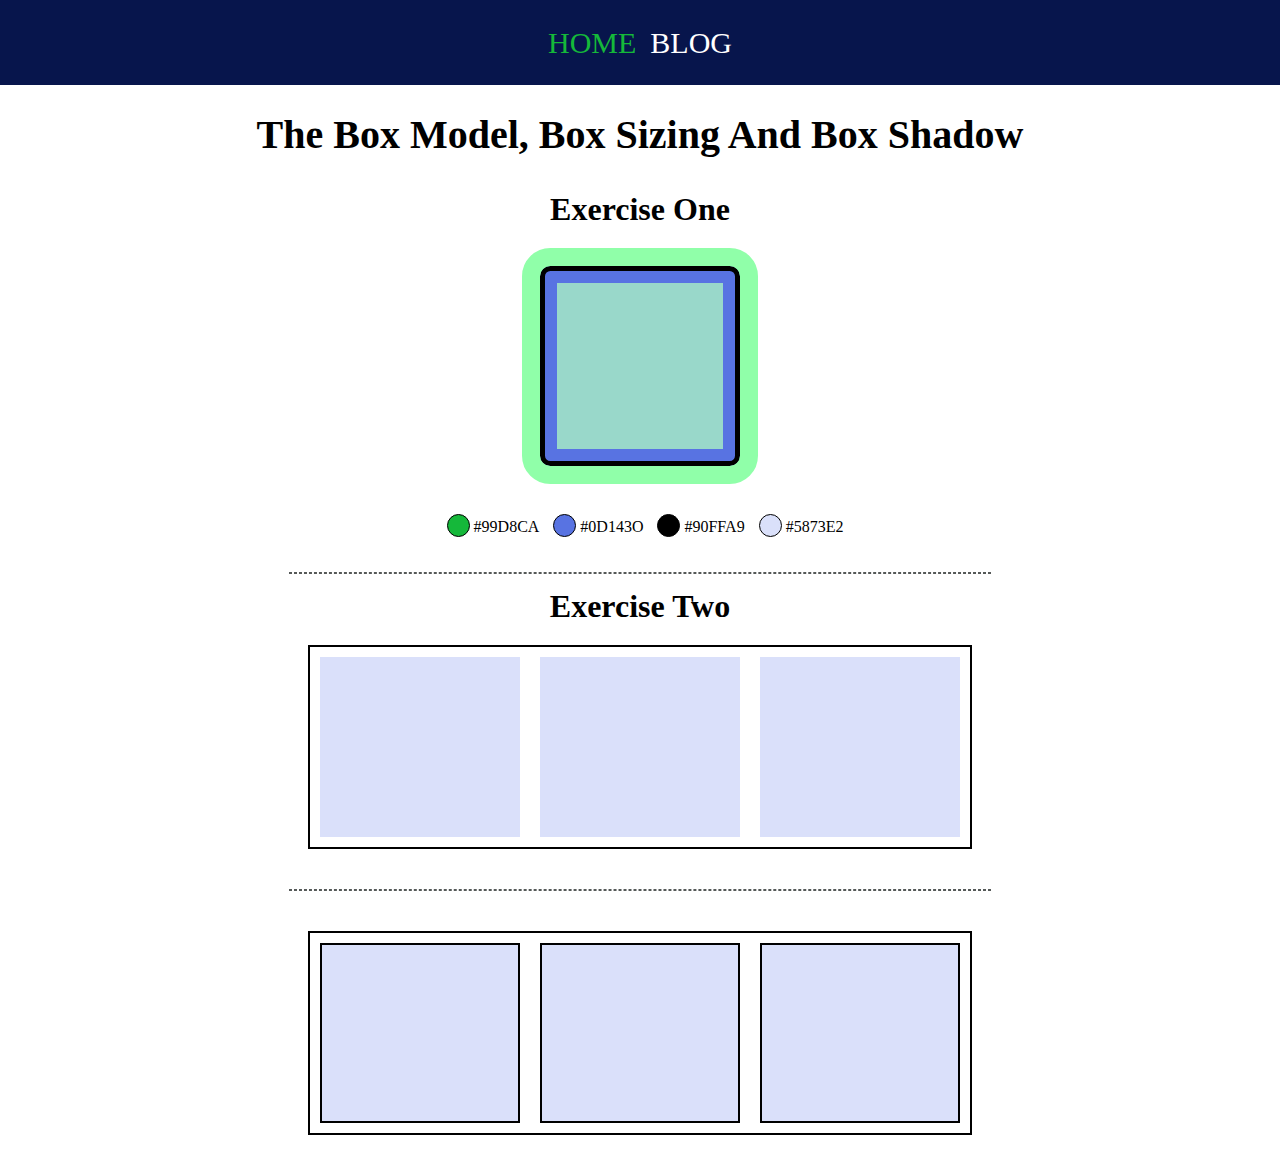
<file: index.html>
<!DOCTYPE html>
<html lang="en">
<head>
    <meta charset="UTF-8">
    <meta http-equiv="X-UA-Compatible" content="IE=edge">
    <meta name="viewport" content="width=device-width, initial-scale=1.0">
    <title>HTML-CSS-Checkpoint-1</title>
    <link rel="stylesheet" href="Assets/stylesheet/style.css">
</head>
<body class="body1">
    <header>
        <nav>
            <a class="main home-green" href="index.html">home</a>
            <a class="main blog-white" href="blog.html">blog</a>
        </nav>
    </header>
    <main>
        <section>
            <h1>the box model, box sizing and box shadow</h1>
            <h2>exercise one</h2>
            <div class="box"></div>
            <div class="container">
            <div class="marker">
                <span class="circle green"></span>
                <span>#99D8CA</span>
            </div>
            <div class="marker"> 
                <span class="circle blue"></span>
                <span>#0D143O</span>
            </div>
            <div class="marker">  
                <span class="circle black"></span>
                <span>#90FFA9</span>
            </div>
            <div class="marker">
                <span class="circle skyblue"></span>
                <span>#5873E2</span>
            </div>  
            </div>
            <hr>
            <h2>exercise two</h2>
        </section>
        <section class="parent">
           <div class="childbox"></div>
           <div class="childbox"></div>
           <div class="childbox"></div>
        
        </section> 
        <section>
            <hr>
            <div class="parent parentbox">
            <div class="childbox smallbox"></div>
            <div class="childbox smallbox"></div>
            <div class="childbox smallbox"></div>
            </div>
        </section>
    </main>
</body>
</html>
</file>
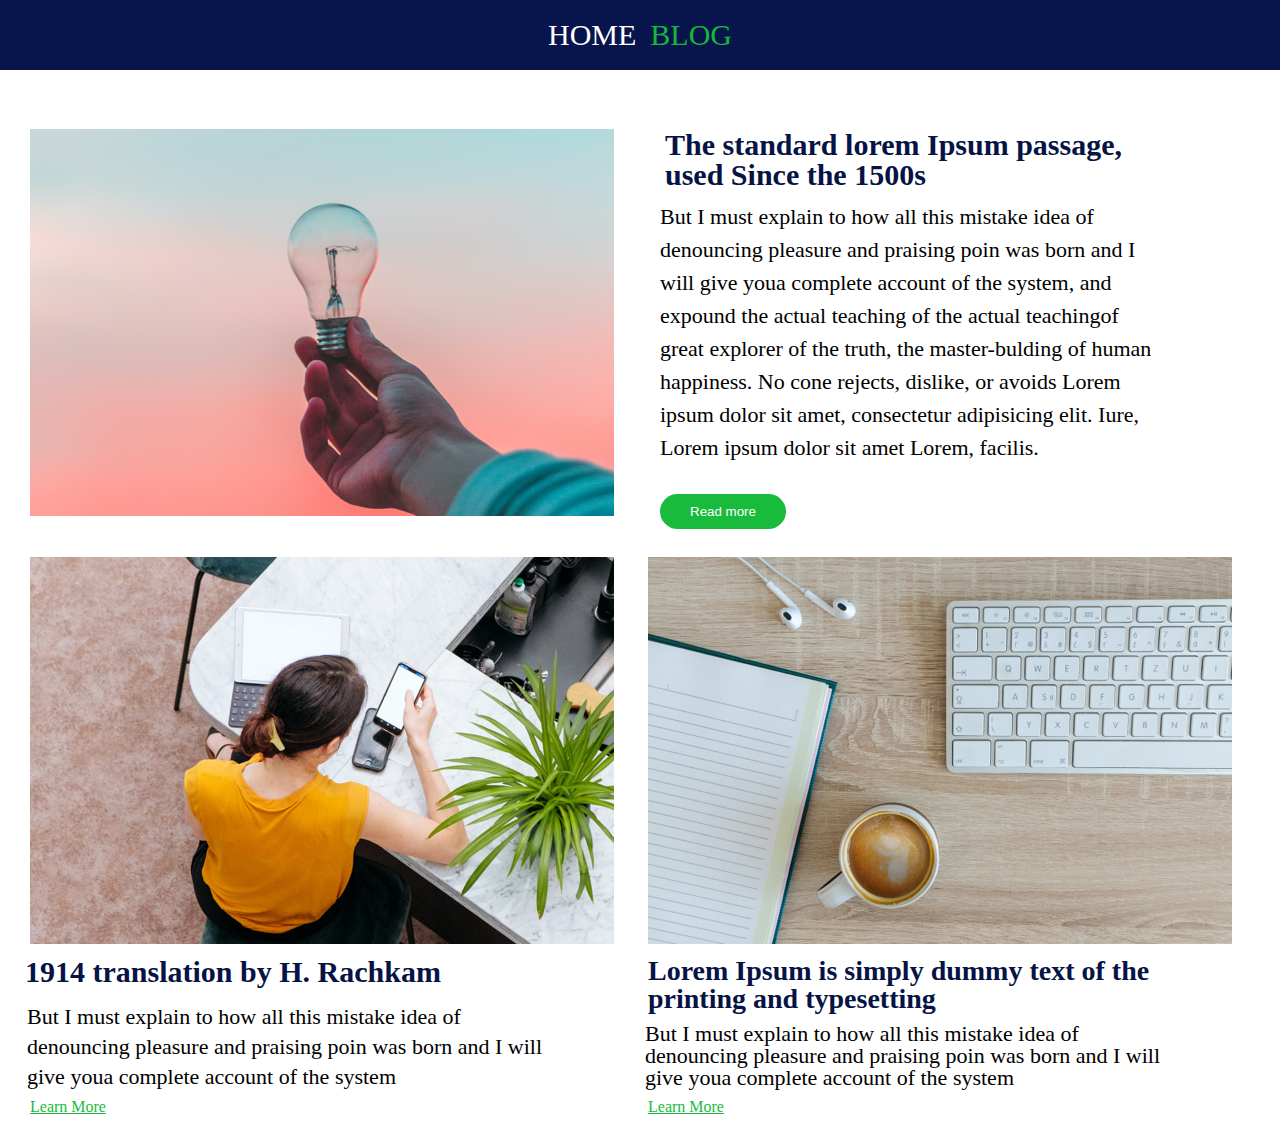
<file: blog.html>
<!DOCTYPE html>
<html lang="en">
<head>
    <meta charset="UTF-8">
    <meta http-equiv="X-UA-Compatible" content="IE=edge">
    <meta name="viewport" content="width=device-width, initial-scale=1.0">
    <title>HTML-CSS-Checkpoint-1</title>
    <link rel="stylesheet" href="Assets/stylesheet/style.css">
</head>
<body>
    <header class="blog-header">
        <nav>
            <a class="main home-white" href="index.html">home</a>
            <a class="main blog-green" href="blog.html">blog</a>
        </nav>
    </header>
    <main>
        <section>
            <article class="article"> 
                <div class="image">
                <img src="Assets/media/bulb.png" alt="bulb">
                </div>
                <div class="para">
                <h3>The standard lorem Ipsum passage, used Since the 1500s</h3>
                <p class="p1">But I must explain to how all this mistake idea of denouncing pleasure and praising poin was born and I will give youa complete account of the system, and expound the actual teaching of the actual teachingof great explorer of the truth, the master-bulding of human happiness. No cone rejects, dislike, or avoids Lorem ipsum dolor sit amet, consectetur adipisicing elit. Iure, Lorem ipsum dolor sit amet Lorem,  facilis.</p>
                <button class="btn">Read more</button>
                </div>
             </article>
             </section>   
               
            <section class="article-info">
            <article class="article-1">
                <div>
                <img src="Assets/media/girl.png" alt="girl">
                </div>
                <div class="child">
                <h4>1914 translation by H. Rachkam</h4>
                <p class="p2">But I must explain to how all this mistake idea of denouncing pleasure and praising poin was born and I will give youa complete account of the system</p>
                <a href="#">Learn More</a>
                </div>
            </article>
            <article class="article-2">
                <div>
                <img src="Assets/media/keyboard.png" alt="keyboard">
                </div>
                <div class="child-2">
                <h5>Lorem Ipsum is simply dummy text of the printing and typesetting</h5>
                <p class="p3">But I must explain to how all this mistake idea of denouncing pleasure and praising poin was born and I will give youa complete account of the system</p>
                <a href="#">Learn More</a>
                </div>
                
            </article>
        </section>
    </main>
</body>
</html>
</file>
<file: Assets/stylesheet/style.css>
/* http://meyerweb.com/eric/tools/css/reset/ */
/* v1.0 | 20080212 */

html, body, div, span, applet, object, iframe,
h1, h2, h3, h4, h5, h6, p, blockquote, pre,
a, abbr, acronym, address, big, cite, code,
del, dfn, em, font, img, ins, kbd, q, s, samp,
small, strike, strong, sub, sup, tt, var,
b, u, i, center,
dl, dt, dd, ol, ul, li,
fieldset, form, label, legend,
table, caption, tbody, tfoot, thead, tr, th, td {
	margin: 0;
	padding: 0;
	border: 0;
	outline: 0;
	font-size: 100%;
	vertical-align: baseline;
	background: transparent;
}
body {
	line-height: 1;
}
ol, ul {
	list-style: none;
}
blockquote, q {
	quotes: none;
}
blockquote:before, blockquote:after,
q:before, q:after {
	content: '';
	content: none;
}

/* remember to define focus styles! */
:focus {
	outline: 0;
}

/* remember to highlight inserts somehow! */
ins {
	text-decoration: none;
}
del {
	text-decoration: line-through;
}

/* tables still need 'cellspacing="0"' in the markup */
table {
	border-collapse: collapse;
	border-spacing: 0;
}
.body1{
    text-align: center;
    line-height: 1.5;
}
header{
    text-align: center;
    background-color: rgb(7,21,76);
    padding: 20px;


}
.main{
    text-decoration: none;
    text-transform: uppercase;
    margin: 5px;
    font-size: 30px;
}
.home-green{
    color: rgb(21,184,58);
}
.blog-white {
    color: white;
}

.home-white{
    color: white;
}
.blog-green{
    color: rgb(21,184,58);
    
}
h1{
    text-align: center;
    font-size: 40px;
    text-transform: capitalize;
    padding: 20px 180px;
}
h2{
    text-align: center;
    font-size: 32px;
    text-transform: capitalize;
    margin-bottom: 15px;
}
.box{
    width: 200px;
    height: 200px;
    background-color:rgb(153,216,202);
    margin: 10px auto;
    box-shadow: inset 0 0 0 5px black ,inset 0 0 0 17px  rgb(88,115,226);
    border: 18px solid rgb(144,255,169);
    border-radius: 12%;
  
}
.container{
    text-align: center;
    margin: 30px;
}
.marker{
    display: inline-block;
}
.circle{
    width: 21px;
    height: 21px;
    border-radius: 50%;
    border: 1px solid black;
    display: inline-block;
    vertical-align: middle;
    margin-left: 10px;

    margin-bottom: 5px;
}
.green{
    background-color: rgb(21,184,58);
}
.blue{
    background-color: rgb(88,115,226);
}
.black{
    background-color: black;
}
.skyblue{
    background-color: rgb(218,224,250);
}
hr{
    width: 700px;
    border: 0.1px dashed rgb(85,89,88);

    
}
.parent{
    width: 660px;
    border: 2px solid;
    font-size: 0;
    margin: 0 auto;
    margin-bottom: 40px;
}
.childbox{
    width: 200px;
    height: 180px;
    background-color: rgb(218,224,250);
    margin: 10px;
    display: inline-block;
}
.parentbox{
    margin-top: 40px;
}
.smallbox{
    box-sizing: border-box;
    font-size: 0;
    border: 2px solid;
}
img{
    margin-left: 30px;
}
h3{
    font-size: 30px;
    color: rgb(6,19,69);
    margin-left: 85px;
    margin-top: 20px;
    margin-bottom: 10px;
}
h4{
    font-size: 30px;
    color: rgb(6,19,69);
    margin-left: 25px;
    margin-top: 10px;
    margin-bottom: 15px;
}
.p1{
    font-size: 22px;
    margin-left: 80px;
    margin-bottom: 30px;
    line-height: 1.5;


}
.image{
    display: inline-block;
    width: 45%;

}
.para{
    display: inline-block;
    width: 45%;
    
}
.btn{
    border-radius: 29px;
    padding: 10px 30px;
    border: none;
    background-color: rgb(25,187,61);
    color:white;
    margin-left: 80px;
    margin-bottom: 1px;
    
}
h5{
    font-size: 28px;
    color: rgb(6,19,69);
    margin-left: 30px;
    margin-top: 10px;
    margin-bottom: 10px;
}
.p2{
    font-size: 22px;
    margin-left: 27px;
}
.p3{
    font-size: 22px;
    margin-left: 27px;
    margin-bottom: 10px;
    
}
.article-1{
    display: inline-block;
    width: 45%;
}
.article-2{
    margin-left: 65px;
    display: inline-block;
    width: 45%;
}
.article-info{
    width: 1220px;
}
.child{
    width:auto;
    line-height: 30px;
}
.child-2{
    width: auto;
}
.article{
    margin-bottom: 27px;
    margin-top: 40px;
}
a{
    color: rgb(25,187,61);
    margin-left: 30px;
}
</file>
